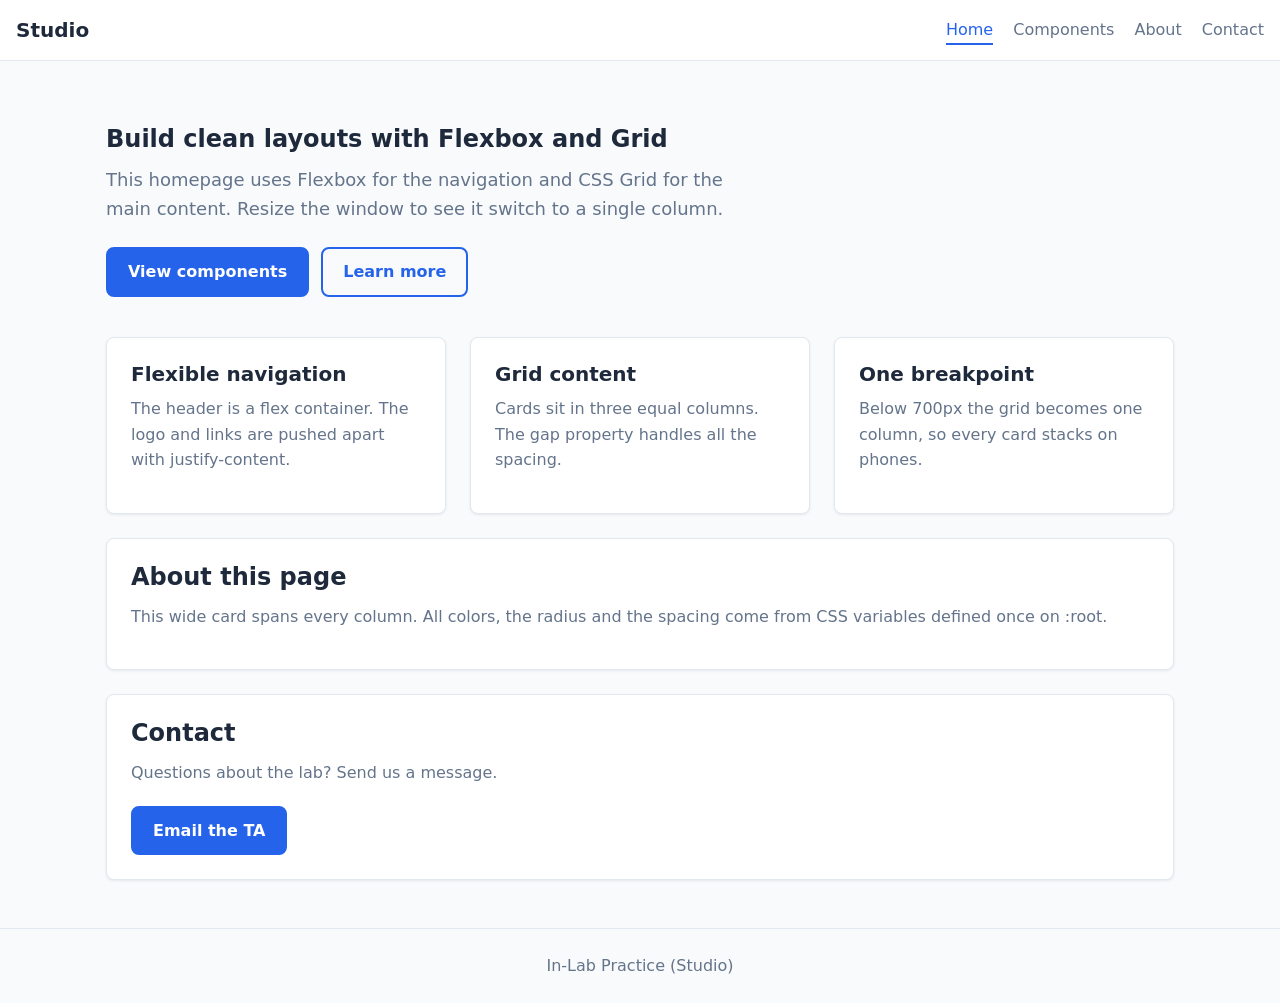
<file: index.html>
<!DOCTYPE html>
<html lang="en">
<head>
<meta charset="UTF-8">
<meta name="viewport" content="width=device-width, initial-scale=1">
<title>Studio Home</title>
<link rel="stylesheet" href="style.css">
</head>
<body>

<header class="site-header">
<a class="logo" href="index.html">Studio</a>
<nav>
<ul>
<li><a class="active" href="index.html">Home</a></li>
<li><a href="components.html">Components</a></li>
<li><a href="#about">About</a></li>
<li><a href="#contact">Contact</a></li>
</ul>
</nav>
</header>

<div class="container">
<section class="hero">
<h1>Build clean layouts with Flexbox and Grid</h1>
<p>This homepage uses Flexbox for the navigation and CSS Grid for the main content. Resize the window to see it switch to a single column.</p>
<div class="actions">
<a class="btn" href="components.html">View components</a>
<a class="btn btn-outline" href="#about">Learn more</a>
</div>
</section>
<main class="grid">
<article class="card">
<h3>Flexible navigation</h3>
<p>The header is a flex container. The logo and links are pushed apart with justify-content.</p>
</article>
<article class="card">
<h3>Grid content</h3>
<p>Cards sit in three equal columns. The gap property handles all the spacing.</p>
</article>
<article class="card">
<h3>One breakpoint</h3>
<p>Below 700px the grid becomes one column, so every card stacks on phones.</p>
</article>
<section class="card wide" id="about">
<h2>About this page</h2>
<p>This wide card spans every column. All colors, the radius and the spacing come from CSS variables defined once on :root.</p>
</section>
<section class="card wide" id="contact">
<h2>Contact</h2>
<p>Questions about the lab? Send us a message.</p>
<a class="btn" href="mailto:ta@example.com">Email the TA</a>
</section>
</main>
</div>

<footer class="site-footer">
<div class="container">In-Lab Practice (Studio)</div>
</footer>

</body>
</html>
</file>
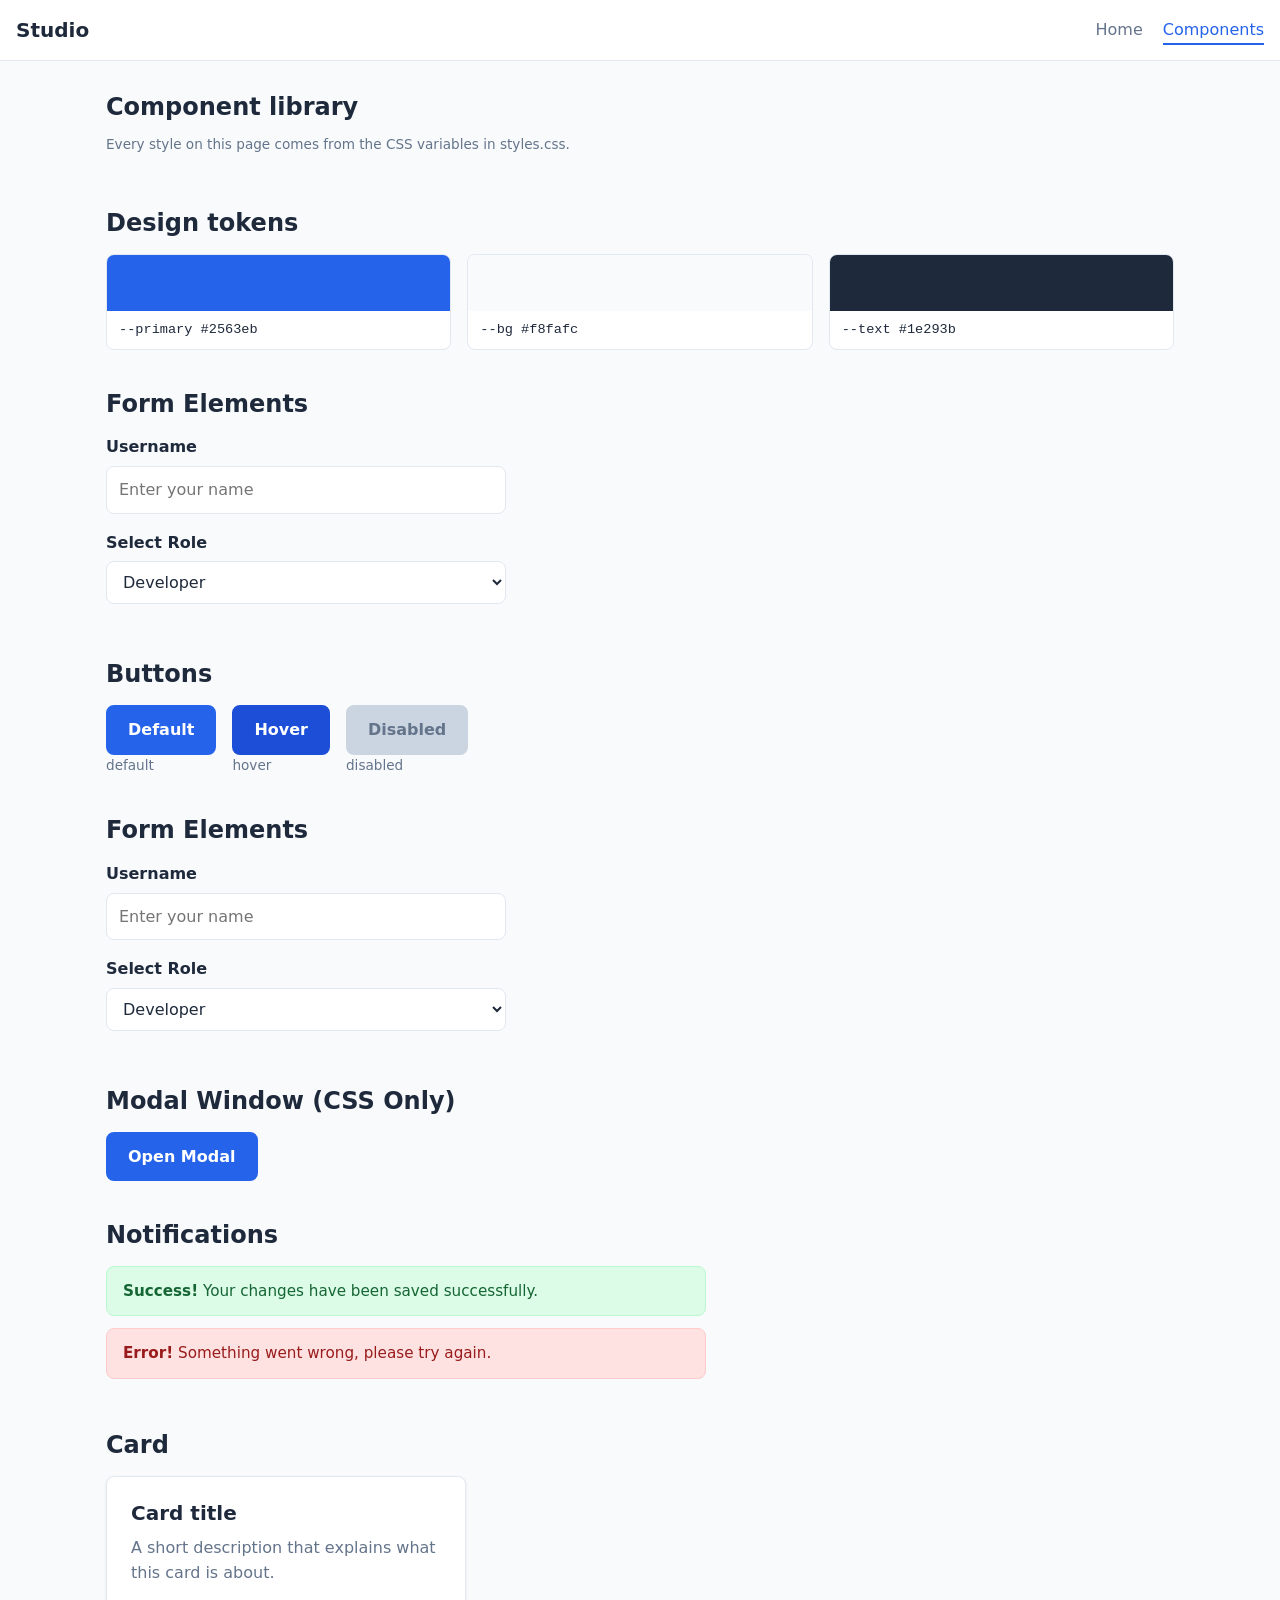
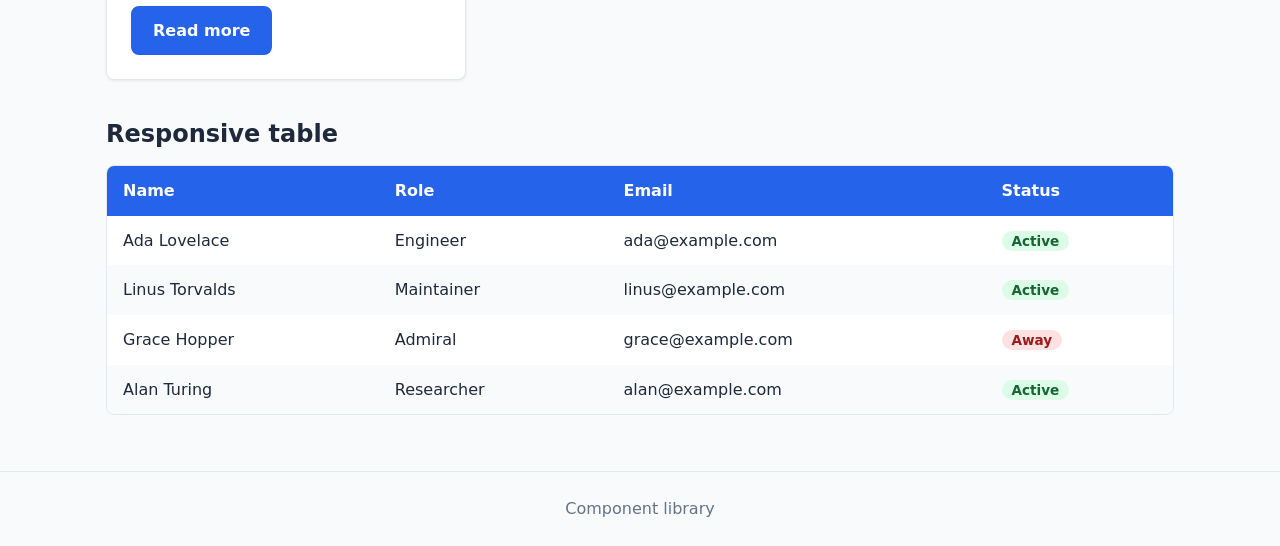
<file: components.html>
<!DOCTYPE html>
<html lang="en">
<head>
<meta charset="UTF-8">
<meta name="viewport" content="width=device-width, initial-scale=1">
<title>Studio Component library</title>
<link rel="stylesheet" href="style.css">
</head>
<body>

<header class="site-header">
<a class="logo" href="index.html">Studio</a>
<nav>
<ul>
<li><a href="index.html">Home</a></li>
<li><a class="active" href="components.html">Components</a></li>
</ul>
</nav>
</header>

<main class="container">
<section class="section">
<h1>Component library</h1>
<p class="label">Every style on this page comes from the CSS variables in styles.css.</p>
</section>

<!-- Design tokens -->
<section class="section">
<h2>Design tokens</h2>
<div class="swatches">
<div class="swatch"><i style="background: var(--primary)"></i><code>--primary #2563eb</code></div>
<div class="swatch"><i style="background: var(--bg)"></i><code>--bg #f8fafc</code></div>
<div class="swatch"><i style="background: var(--text)"></i><code>--text #1e293b</code></div>
</div>
</section>
<section class="section">
  <h2>Form Elements</h2>
  <div class="form-group">
    <label for="username">Username</label>
    <input type="text" id="username" class="form-input" placeholder="Enter your name">
  </div>
  <div class="form-group">
    <label for="role-select">Select Role</label>
    <select id="role-select" class="form-select">
      <option>Developer</option>
      <option>Designer</option>
      <option>Manager</option>
    </select>
  </div>
</section>
<!-- Buttons in three states -->
<section class="section">
<h2>Buttons</h2>
<div class="row">
<div>
<button class="btn">Default</button>
<div class="label">default</div>
</div>
<div>
<button class="btn is-hover">Hover</button>
<div class="label">hover</div>
</div>
<div>
<button class="btn" disabled>Disabled</button>
<div class="label">disabled</div>
</div>
</div>
</section>
<!-- Form Elements (New) -->
<section class="section">
<h2>Form Elements</h2>
<div class="form-group">
<label for="username">Username</label>
<input type="text" id="username" class="form-input" placeholder="Enter your name">
</div>
<div class="form-group">
<label for="role-select">Select Role</label>
<select id="role-select" class="form-select">
<option>Developer</option>
<option>Designer</option>
<option>Manager</option>
</select>
</div>
</section>

<!-- Modal Window CSS Only (New) -->
<section class="section">
<h2>Modal Window (CSS Only)</h2>
<a href="#open-modal" class="btn">Open Modal</a>
  
<div id="open-modal" class="modal-overlay">
<div class="modal-content">
<h3>Modal Title</h3>
<p>This modal opens purely using CSS target pseudo-class without any JavaScript.</p>
<a href="#" class="btn btn-outline">Close Modal</a>
</div>
</div>
</section>

<!-- Alerts / Notifications (New) -->
<section class="section">
<h2>Notifications</h2>
<div class="alert alert-success">
<strong>Success!</strong> Your changes have been saved successfully.
</div>
<div class="alert alert-error">
<strong>Error!</strong> Something went wrong, please try again.
</div>
</section>
<!-- One card component -->
<section class="section">
<h2>Card</h2>
<article class="card" style="max-width: 360px">
<h3>Card title</h3>
<p>A short description that explains what this card is about.</p>
<a class="btn" href="#">Read more</a>
</article>
</section>

<!-- One responsive table -->
<section class="section">
<h2>Responsive table</h2>
<div class="table-wrap">
<table>
<thead>
<tr><th>Name</th><th>Role</th><th>Email</th><th>Status</th></tr>
</thead>
<tbody>
<tr><td>Ada Lovelace</td><td>Engineer</td><td>ada@example.com</td><td><span class="badge">Active</span></td></tr>
<tr><td>Linus Torvalds</td><td>Maintainer</td><td>linus@example.com</td><td><span class="badge">Active</span></td></tr>
<tr><td>Grace Hopper</td><td>Admiral</td><td>grace@example.com</td><td><span class="badge off">Away</span></td></tr>
<tr><td>Alan Turing</td><td>Researcher</td><td>alan@example.com</td><td><span class="badge">Active</span></td></tr>
</tbody>
</table>
</div>
</section>
</main>

<footer class="site-footer" style="margin-top: 48px">
<div class="container">Component library</div>
</footer>

</body>
</html>
</file>
<file: style.css>
:root {
  --primary: #2563eb;
  --bg: #f8fafc;
  --text: #1e293b;
  --radius: 8px;
  /* extra variables we will also use */
  --primary-dark: #1d4ed8;
  --surface: #ffffff;
  --border: #e2e8f0;
  --muted: #64748b;
  --space: 16px;
}

* { 
  box-sizing: border-box; 
}

body {
  margin: 0;
  font-family: system-ui, -apple-system, "Segoe UI", sans-serif;
  background: var(--bg);
  color: var(--text);
  line-height: 1.6;
}

h1, h2, h3 { 
  line-height: 1.2; 
  margin: 0 0 .5em; 
}

p { 
  margin: 0 0 1em; 
}

a { 
  color: var(--primary); 
}

.container { 
  max-width: 1100px; 
  margin: 0 auto; 
  padding: 0 var(--space); 
}

/*
Navigation = FLEXBOX
*/
.site-header {
  display: flex;
  justify-content: space-between;
  align-items: center;
  flex-wrap: wrap;
  gap: var(--space);
  padding: 14px var(--space);
  background: var(--surface);
  border-bottom: 1px solid var(--border);
}

.logo { 
  font-weight: 700; 
  font-size: 1.25rem; 
  color: var(--text); 
  text-decoration: none; 
}

.site-header ul { 
  display: flex; 
  gap: 20px; 
  list-style: none; 
  margin: 0; 
  padding: 0; 
}

.site-header a:not(.logo) { 
  text-decoration: none; 
  color: var(--muted); 
  padding: 4px 0; 
}

.site-header a:not(.logo):hover,
.site-header a.active { 
  color: var(--primary); 
  border-bottom: 2px solid var(--primary); 
}

/*
Hero
*/
.hero { 
  padding: 64px 0 40px; 
}

.hero p { 
  max-width: 55ch; 
  color: var(--muted); 
  font-size: 1.125rem; 
}

.hero .actions { 
  display: flex; 
  gap: 12px; 
  flex-wrap: wrap; 
  margin-top: 24px; 
}

/*
Buttons
*/
.btn {
  display: inline-block;
  padding: 10px 20px;
  font: inherit;
  font-weight: 600;
  color: #fff;
  background: var(--primary);
  border: 2px solid var(--primary);
  border-radius: var(--radius);
  text-decoration: none;
  cursor: pointer;
  transition: background .15s, border-color .15s;
}

.btn:hover:not(:disabled),
.btn.is-hover {
  background: var(--primary-dark);
  border-color: var(--primary-dark);
}

.btn:focus-visible { 
  outline: 3px solid #93b4f8; 
  outline-offset: 2px; 
}

.btn:disabled {
  background: #cbd5e1;
  border-color: #cbd5e1;
  color: #64748b;
  cursor: not-allowed;
}

.btn-outline { 
  background: transparent; 
  color: var(--primary); 
}

.btn-outline:hover:not(:disabled) { 
  background: var(--primary); 
  color: #fff; 
}

/*
Card
*/
.card {
  background: var(--surface);
  border: 1px solid var(--border);
  border-radius: var(--radius);
  padding: 24px;
  box-shadow: 0 1px 3px rgba(15, 23, 42, .08);
}

.card h3 { 
  font-size: 1.25rem; 
}

.card p { 
  color: var(--muted); 
}

.card .btn { 
  margin-top: 4px; 
}

/*
Main content = GRID
*/
.grid {
  display: grid;
  grid-template-columns: repeat(3, 1fr);
  gap: 24px;
  padding-bottom: 48px;
}

.grid .wide { 
  grid-column: 1 / -1; 
}

/*
Footer
*/
.site-footer {
  border-top: 1px solid var(--border);
  padding: 24px 0;
  color: var(--muted);
  text-align: center;
}

/*
Responsive table & Components page helpers
*/
.table-wrap {
  overflow-x: auto;
  border: 1px solid var(--border);
  border-radius: var(--radius);
  background: var(--surface);
}

table { 
  width: 100%; 
  min-width: 520px; 
  border-collapse: collapse; 
}

th, td { 
  padding: 12px 16px; 
  text-align: left; 
}

th { 
  background: var(--primary); 
  color: #fff; 
  white-space: nowrap; 
}

tbody tr:nth-child(even) { 
  background: var(--bg); 
}

tbody tr:hover { 
  background: #e0e9fd; 
}

.badge { 
  padding: 2px 10px; 
  border-radius: 999px; 
  font-size: 0.85rem; 
  font-weight: 600; 
  background: #dcfce7; 
  color: #166534; 
}

.badge.off { 
  background: #fee2e2; 
  color: #991b1b; 
}

.section { 
  padding: 32px 0 8px; 
}

.section > h2 { 
  margin-bottom: 16px; 
}

.row { 
  display: flex; 
  flex-wrap: wrap; 
  gap: 16px; 
  align-items: center; 
}

.label { 
  color: var(--muted); 
  font-size: 0.85rem; 
}

.swatches { 
  display: grid; 
  grid-template-columns: repeat(auto-fit, minmax(140px, 1fr)); 
  gap: 16px; 
}

.swatch { 
  border: 1px solid var(--border); 
  border-radius: var(--radius); 
  overflow: hidden; 
  background: var(--surface); 
}

.swatch i { 
  display: block; 
  height: 56px; 
}

.swatch code { 
  display: block; 
  padding: 8px 12px; 
  font-size: 0.85rem; 
}
/*
Form Elements Styles
*/
.form-group {
  margin-bottom: 16px;
  max-width: 400px;
}
.form-group label {
  display: block;
  margin-bottom: 6px;
  font-weight: 600;
  color: var(--text);
}
.form-input, .form-select {
  width: 100%;
  padding: 10px 12px;
  font: inherit;
  border: 1px solid var(--border);
  border-radius: var(--radius);
  background: var(--surface);
  color: var(--text);
}

/*
Modal Window (CSS Only)
*/
.modal-overlay {
  position: fixed;
  top: 0; left: 0; width: 100%; height: 100%;
  background: rgba(0, 0, 0, 0.5);
  display: none;
  justify-content: center;
  align-items: center;
  z-index: 1000;
}
.modal-overlay:target {
  display: flex;
}
.modal-content {
  background: var(--surface);
  padding: 24px;
  border-radius: var(--radius);
  max-width: 450px;
  width: 90%;
  box-shadow: 0 10px 25px rgba(0,0,0,0.2);
}

/*
Alert / Notification Styles
*/
.alert {
  padding: 12px 16px;
  border-radius: var(--radius);
  margin-bottom: 12px;
  border: 1px solid transparent;
  font-size: 0.95rem;
  max-width: 600px;
}
.alert-success {
  background: #dcfce7;
  color: #166534;
  border-color: #bbf7d0;
}
.alert-error {
  background: #fee2e2;
  color: #991b1b;
  border-color: #fecaca;
}

/*
Dark Mode Support
*/
@media (prefers-color-scheme: dark) {
  :root {
    --primary: #3b82f6;
    --bg: #0f172a;
    --text: #f8fafc;
    --primary-dark: #60a5fa;
    --surface: #1e293b;
    --border: #334155;
    --muted: #94a3b8;
  }
}

/*
Responsive Breakpoints (Tablet & Mobile)
*/
@media (min-width: 701px) and (max-width: 1024px) {
  .grid { 
    grid-template-columns: repeat(2, 1fr); 
  }
}

@media (max-width: 700px) {
  .grid { 
    grid-template-columns: 1fr; 
  }
}
</file>
